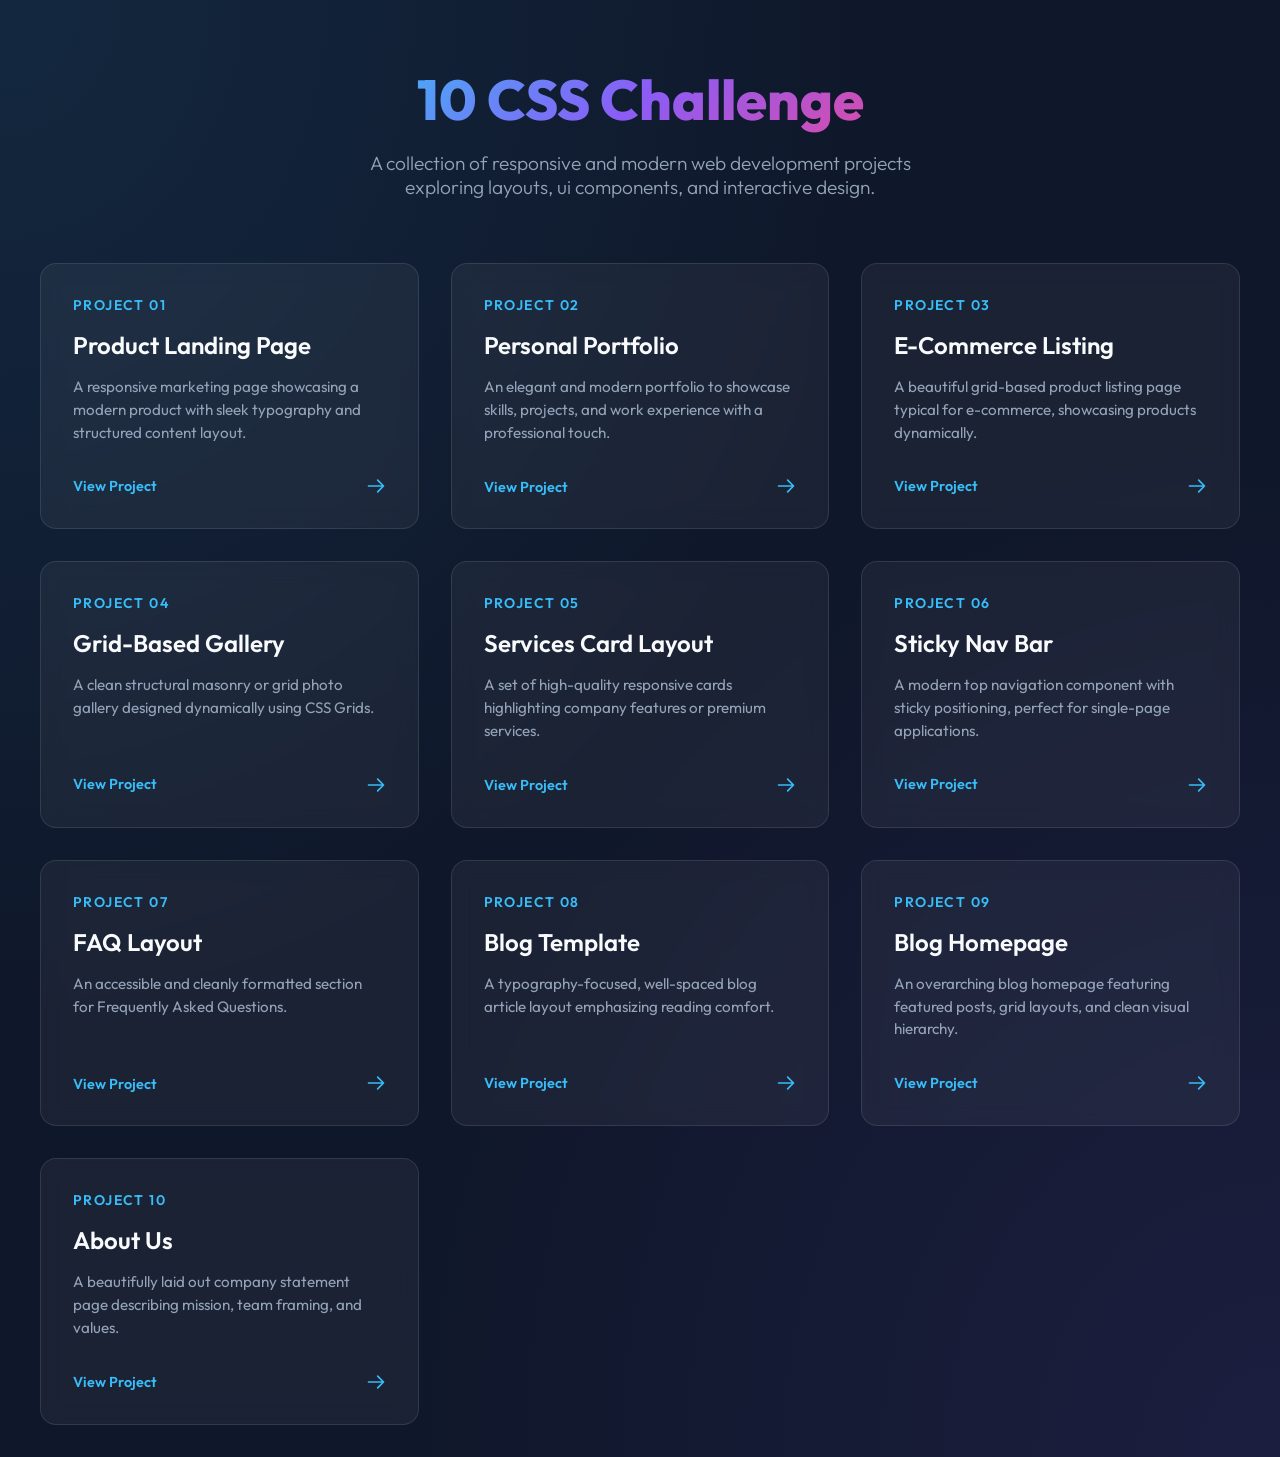
<file: index.html>
<!DOCTYPE html>
<html lang="en">
<head>
    <meta charset="UTF-8">
    <meta name="viewport" content="width=device-width, initial-scale=1.0">
    <title>10 CSS Projects Dashboard</title>
    <link href="https://fonts.googleapis.com/css2?family=Outfit:wght@300;400;600;800&display=swap" rel="stylesheet">
    <style>
        :root {
            --bg-color: #0f172a;
            --card-bg: rgba(255, 255, 255, 0.05);
            --card-border: rgba(255, 255, 255, 0.1);
            --text: #f8fafc;
            --accent: #38bdf8;
            --accent-hover: #0ea5e9;
        }

        * {
            margin: 0;
            padding: 0;
            box-sizing: border-box;
        }

        body {
            font-family: 'Outfit', sans-serif;
            background: var(--bg-color);
            background-image: 
                radial-gradient(at 0% 0%, rgba(56, 189, 248, 0.1) 0px, transparent 50%),
                radial-gradient(at 100% 100%, rgba(139, 92, 246, 0.1) 0px, transparent 50%);
            color: var(--text);
            min-height: 100vh;
            padding: 2rem;
            display: flex;
            flex-direction: column;
            align-items: center;
        }

        .header {
            text-align: center;
            margin-bottom: 4rem;
            margin-top: 2rem;
        }

        h1 {
            font-size: 3.5rem;
            font-weight: 800;
            background: linear-gradient(135deg, #38bdf8, #8b5cf6, #ec4899);
            -webkit-background-clip: text;
            -webkit-text-fill-color: transparent;
            margin-bottom: 1rem;
        }

        .header p {
            font-size: 1.2rem;
            color: #94a3b8;
            font-weight: 300;
            max-width: 600px;
            margin: 0 auto;
        }

        .grid {
            display: grid;
            grid-template-columns: repeat(auto-fit, minmax(320px, 1fr));
            gap: 2rem;
            width: 100%;
            max-width: 1200px;
        }

        .card {
            background: var(--card-bg);
            border: 1px solid var(--card-border);
            border-radius: 1rem;
            padding: 2rem;
            text-decoration: none;
            color: var(--text);
            transition: all 0.4s cubic-bezier(0.175, 0.885, 0.32, 1.275);
            backdrop-filter: blur(10px);
            -webkit-backdrop-filter: blur(10px);
            display: flex;
            flex-direction: column;
            gap: 1rem;
            position: relative;
            overflow: hidden;
        }

        .card::before {
            content: '';
            position: absolute;
            top: 0;
            left: 0;
            width: 100%;
            height: 4px;
            background: linear-gradient(to right, #38bdf8, #8b5cf6);
            transform: scaleX(0);
            transform-origin: left;
            transition: transform 0.4s ease;
        }

        .card:hover {
            transform: translateY(-8px);
            background: rgba(255, 255, 255, 0.08);
            border-color: rgba(255, 255, 255, 0.2);
            box-shadow: 0 20px 40px rgba(0,0,0,0.3);
        }

        .card:hover::before {
            transform: scaleX(1);
        }

        .card-number {
            font-size: 0.875rem;
            font-weight: 600;
            color: var(--accent);
            letter-spacing: 0.1em;
            text-transform: uppercase;
        }

        .card h2 {
            font-size: 1.5rem;
            font-weight: 600;
        }

        .card p {
            color: #94a3b8;
            font-size: 0.95rem;
            line-height: 1.5;
            flex-grow: 1;
        }

        .card-footer {
            display: flex;
            align-items: center;
            justify-content: space-between;
            margin-top: 1rem;
            color: var(--accent);
            font-weight: 600;
            font-size: 0.9rem;
        }

        .card-footer svg {
            width: 20px;
            height: 20px;
            transition: transform 0.3s ease;
        }

        .card:hover .card-footer svg {
            transform: translateX(6px);
        }

        @media (max-width: 768px) {
            h1 { font-size: 2.5rem; }
            .grid { gap: 1.5rem; }
            body { padding: 1.5rem; }
        }
    </style>
</head>
<body>

    <div class="header">
        <h1>10 CSS Challenge</h1>
        <p>A collection of responsive and modern web development projects exploring layouts, ui components, and interactive design.</p>
    </div>

    <div class="grid">
        <a href="product landing page/landing_page.html" class="card">
            <div class="card-number">Project 01</div>
            <h2>Product Landing Page</h2>
            <p>A responsive marketing page showcasing a modern product with sleek typography and structured content layout.</p>
            <div class="card-footer">
                <span>View Project</span>
                <svg fill="none" stroke="currentColor" viewBox="0 0 24 24" xmlns="http://www.w3.org/2000/svg"><path stroke-linecap="round" stroke-linejoin="round" stroke-width="2" d="M14 5l7 7m0 0l-7 7m7-7H3"></path></svg>
            </div>
        </a>

        <a href="portfolio website/portfolio.html" class="card">
            <div class="card-number">Project 02</div>
            <h2>Personal Portfolio</h2>
            <p>An elegant and modern portfolio to showcase skills, projects, and work experience with a professional touch.</p>
            <div class="card-footer">
                <span>View Project</span>
                <svg fill="none" stroke="currentColor" viewBox="0 0 24 24" xmlns="http://www.w3.org/2000/svg"><path stroke-linecap="round" stroke-linejoin="round" stroke-width="2" d="M14 5l7 7m0 0l-7 7m7-7H3"></path></svg>
            </div>
        </a>

        <a href="Basic E-commerce Product Listing/products.html" class="card">
            <div class="card-number">Project 03</div>
            <h2>E-Commerce Listing</h2>
            <p>A beautiful grid-based product listing page typical for e-commerce, showcasing products dynamically.</p>
            <div class="card-footer">
                <span>View Project</span>
                <svg fill="none" stroke="currentColor" viewBox="0 0 24 24" xmlns="http://www.w3.org/2000/svg"><path stroke-linecap="round" stroke-linejoin="round" stroke-width="2" d="M14 5l7 7m0 0l-7 7m7-7H3"></path></svg>
            </div>
        </a>

        <a href="Simple Grid-Based Gallery/gallery.html" class="card">
            <div class="card-number">Project 04</div>
            <h2>Grid-Based Gallery</h2>
            <p>A clean structural masonry or grid photo gallery designed dynamically using CSS Grids.</p>
            <div class="card-footer">
                <span>View Project</span>
                <svg fill="none" stroke="currentColor" viewBox="0 0 24 24" xmlns="http://www.w3.org/2000/svg"><path stroke-linecap="round" stroke-linejoin="round" stroke-width="2" d="M14 5l7 7m0 0l-7 7m7-7H3"></path></svg>
            </div>
        </a>

        <a href="Responsive Card Layout for Services/services.html" class="card">
            <div class="card-number">Project 05</div>
            <h2>Services Card Layout</h2>
            <p>A set of high-quality responsive cards highlighting company features or premium services.</p>
            <div class="card-footer">
                <span>View Project</span>
                <svg fill="none" stroke="currentColor" viewBox="0 0 24 24" xmlns="http://www.w3.org/2000/svg"><path stroke-linecap="round" stroke-linejoin="round" stroke-width="2" d="M14 5l7 7m0 0l-7 7m7-7H3"></path></svg>
            </div>
        </a>

        <a href="Sticky Navigation Bar/nav_bar.html" class="card">
            <div class="card-number">Project 06</div>
            <h2>Sticky Nav Bar</h2>
            <p>A modern top navigation component with sticky positioning, perfect for single-page applications.</p>
            <div class="card-footer">
                <span>View Project</span>
                <svg fill="none" stroke="currentColor" viewBox="0 0 24 24" xmlns="http://www.w3.org/2000/svg"><path stroke-linecap="round" stroke-linejoin="round" stroke-width="2" d="M14 5l7 7m0 0l-7 7m7-7H3"></path></svg>
            </div>
        </a>

        <a href="FAQ Section/faq.html" class="card">
            <div class="card-number">Project 07</div>
            <h2>FAQ Layout</h2>
            <p>An accessible and cleanly formatted section for Frequently Asked Questions.</p>
            <div class="card-footer">
                <span>View Project</span>
                <svg fill="none" stroke="currentColor" viewBox="0 0 24 24" xmlns="http://www.w3.org/2000/svg"><path stroke-linecap="round" stroke-linejoin="round" stroke-width="2" d="M14 5l7 7m0 0l-7 7m7-7H3"></path></svg>
            </div>
        </a>

        <a href="blog post template/blog_post.html" class="card">
            <div class="card-number">Project 08</div>
            <h2>Blog Template</h2>
            <p>A typography-focused, well-spaced blog article layout emphasizing reading comfort.</p>
            <div class="card-footer">
                <span>View Project</span>
                <svg fill="none" stroke="currentColor" viewBox="0 0 24 24" xmlns="http://www.w3.org/2000/svg"><path stroke-linecap="round" stroke-linejoin="round" stroke-width="2" d="M14 5l7 7m0 0l-7 7m7-7H3"></path></svg>
            </div>
        </a>

        <a href="Basic Blog Homepage/blogHome.html" class="card">
            <div class="card-number">Project 09</div>
            <h2>Blog Homepage</h2>
            <p>An overarching blog homepage featuring featured posts, grid layouts, and clean visual hierarchy.</p>
            <div class="card-footer">
                <span>View Project</span>
                <svg fill="none" stroke="currentColor" viewBox="0 0 24 24" xmlns="http://www.w3.org/2000/svg"><path stroke-linecap="round" stroke-linejoin="round" stroke-width="2" d="M14 5l7 7m0 0l-7 7m7-7H3"></path></svg>
            </div>
        </a>

        <a href="About Us/aboutus.html" class="card">
            <div class="card-number">Project 10</div>
            <h2>About Us</h2>
            <p>A beautifully laid out company statement page describing mission, team framing, and values.</p>
            <div class="card-footer">
                <span>View Project</span>
                <svg fill="none" stroke="currentColor" viewBox="0 0 24 24" xmlns="http://www.w3.org/2000/svg"><path stroke-linecap="round" stroke-linejoin="round" stroke-width="2" d="M14 5l7 7m0 0l-7 7m7-7H3"></path></svg>
            </div>
        </a>

    </div>

</body>
</html>
</file>
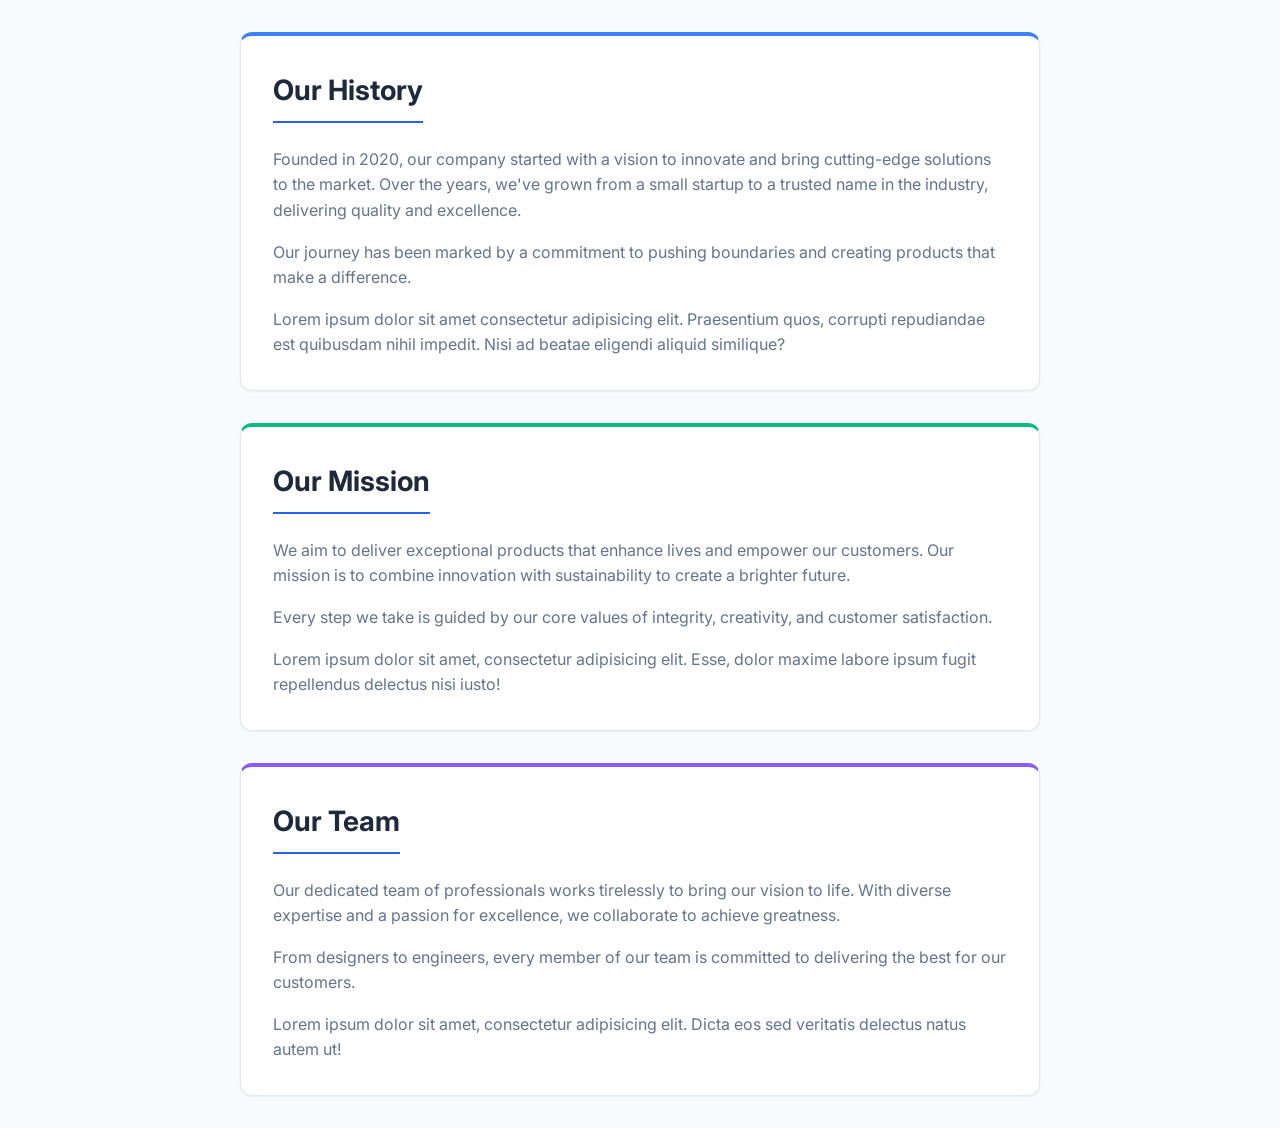
<file: About Us/aboutus.html>
<!DOCTYPE html>
<html lang="en">
<head>
    <meta charset="UTF-8">
    <meta name="viewport" content="width=device-width, initial-scale=1.0">
    <title>About Us</title>
    <link href="https://fonts.googleapis.com/css2?family=Inter:wght@400;600;700&display=swap" rel="stylesheet">
    <link rel="stylesheet" href="about.css">
</head>
<body>
    <main>
        <section id="history" class="card fade-in">
            <div class="heading">
                <h1>Our History</h1>
            </div>
            <p>Founded in 2020, our company started with a vision to innovate and bring cutting-edge solutions to the market. Over the years, we've grown from a small startup to a trusted name in the industry, delivering quality and excellence.</p>
            <p>Our journey has been marked by a commitment to pushing boundaries and creating products that make a difference.</p>
            <p>Lorem ipsum dolor sit amet consectetur adipisicing elit. Praesentium quos, corrupti repudiandae est quibusdam nihil impedit. Nisi ad beatae eligendi aliquid similique?</p>
        </section>
        <section id="mission" class="card fade-in" style="animation-delay: 0.1s;">
            <div class="heading">
                <h1>Our Mission</h1>
            </div>
            <p>We aim to deliver exceptional products that enhance lives and empower our customers. Our mission is to combine innovation with sustainability to create a brighter future.</p>
            <p>Every step we take is guided by our core values of integrity, creativity, and customer satisfaction.</p>
            <p>Lorem ipsum dolor sit amet, consectetur adipisicing elit. Esse, dolor maxime labore ipsum fugit repellendus delectus nisi iusto!</p>
        </section>
        <section id="team" class="card fade-in" style="animation-delay: 0.2s;">
            <div class="heading">
                <h1>Our Team</h1>
            </div>
            <p>Our dedicated team of professionals works tirelessly to bring our vision to life. With diverse expertise and a passion for excellence, we collaborate to achieve greatness.</p>
            <p>From designers to engineers, every member of our team is committed to delivering the best for our customers.</p>
            <p>Lorem ipsum dolor sit amet, consectetur adipisicing elit. Dicta eos sed veritatis delectus natus autem ut!</p>
        </section>
    </main>
</body>
</html>
</file>
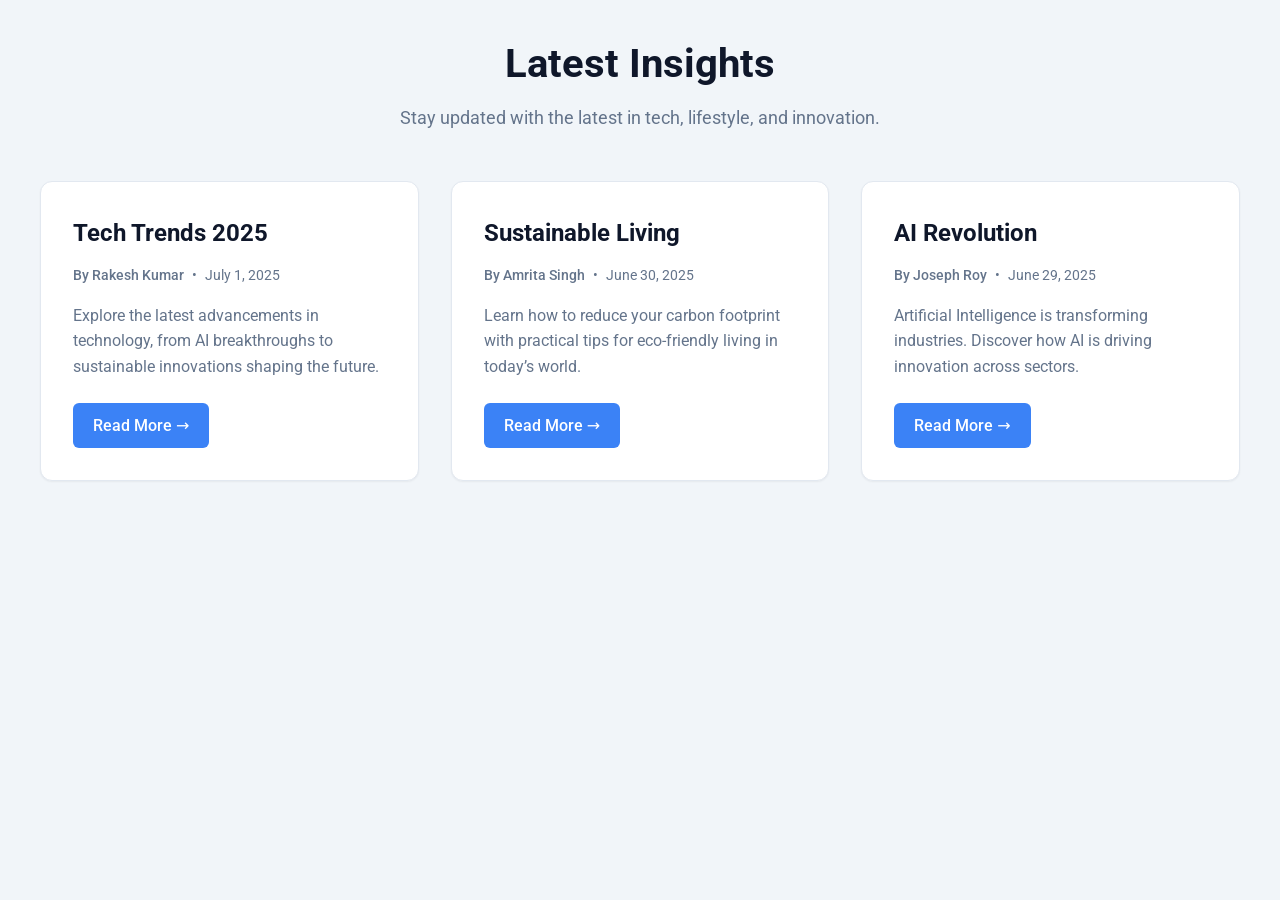
<file: Basic Blog Homepage/blogHome.html>
<!DOCTYPE html>
<html lang="en">
<head>
    <meta charset="UTF-8">
    <meta name="viewport" content="width=device-width, initial-scale=1.0">
    <title>Blog Homepage</title>
    <link href="https://fonts.googleapis.com/css2?family=Roboto:wght@400;500;700&display=swap" rel="stylesheet">
    <link rel="stylesheet" href="bloghome.css">
</head>
<body>
    <header class="site-header">
        <h1>Latest Insights</h1>
        <p>Stay updated with the latest in tech, lifestyle, and innovation.</p>
    </header>
    <main>
        <div class="articles-grid">
            <article class="post-card">
                <h2>Tech Trends 2025</h2>
                <div class="meta">
                    <span class="author">By Rakesh Kumar</span> &bull; 
                    <time datetime="2025-07-01">July 1, 2025</time>
                </div>
                <p class="excerpt">Explore the latest advancements in technology, from AI breakthroughs to sustainable innovations shaping the future.</p>
                <a href="/post1" class="read-more">Read More &rarr;</a>
            </article>
            <article class="post-card">
                <h2>Sustainable Living</h2>
                <div class="meta">
                    <span class="author">By Amrita Singh</span> &bull; 
                    <time datetime="2025-06-30">June 30, 2025</time>
                </div>
                <p class="excerpt">Learn how to reduce your carbon footprint with practical tips for eco-friendly living in today’s world.</p>
                <a href="/post2" class="read-more">Read More &rarr;</a>
            </article>
            <article class="post-card">
                <h2>AI Revolution</h2>
                <div class="meta">
                    <span class="author">By Joseph Roy</span> &bull; 
                    <time datetime="2025-06-29">June 29, 2025</time>
                </div>
                <p class="excerpt">Artificial Intelligence is transforming industries. Discover how AI is driving innovation across sectors.</p>
                <a href="/post3" class="read-more">Read More &rarr;</a>
            </article>
        </div>
    </main>
</body>
</html>
</file>
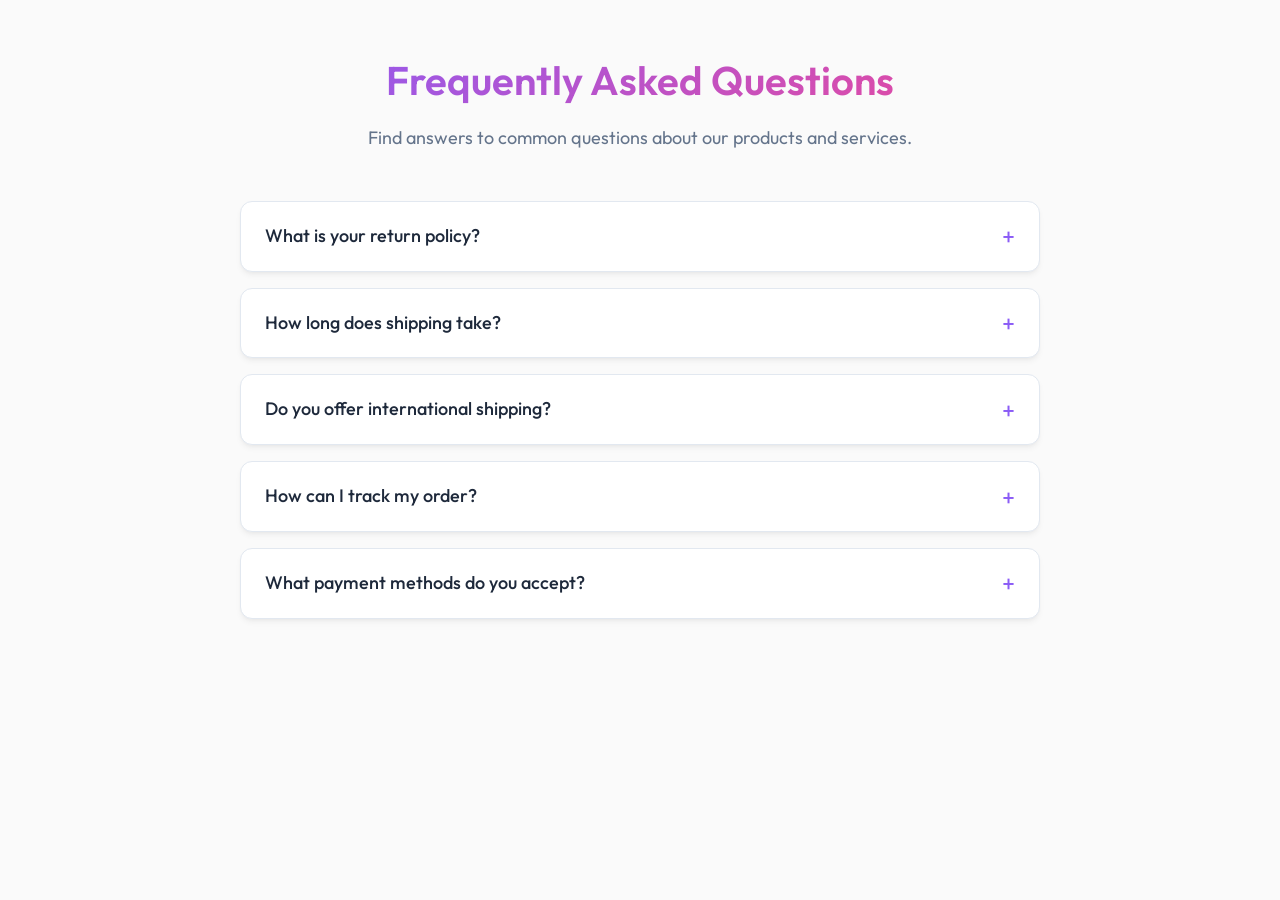
<file: FAQ Section/faq.html>
<!DOCTYPE html>
<html lang="en">
<head>
    <meta charset="UTF-8">
    <meta name="viewport" content="width=device-width, initial-scale=1.0">
    <title>FAQ Section</title>
    <link href="https://fonts.googleapis.com/css2?family=Outfit:wght@400;500;600&display=swap" rel="stylesheet">
    <link rel="stylesheet" href="faq.css">
</head>
<body>
    <main class="faq-container">
        <header class="faq-header">
            <h1>Frequently Asked Questions</h1>
            <p>Find answers to common questions about our products and services.</p>
        </header>
        
        <section class="faq-list">
            <details class="faq-item" name="faq-accordion">
                <summary>What is your return policy?</summary>
                <div class="faq-content">
                    <p>We offer a 30-day return policy for unused items in their original packaging with a receipt. Refunds are processed within 5-7 business days after we receive the returned item.</p>
                </div>
            </details>
            
            <details class="faq-item" name="faq-accordion">
                <summary>How long does shipping take?</summary>
                <div class="faq-content">
                    <p>Shipping typically takes 3-5 business days for domestic orders and 7-14 days for international. Expedited shipping options are available at checkout.</p>
                </div>
            </details>
            
            <details class="faq-item" name="faq-accordion">
                <summary>Do you offer international shipping?</summary>
                <div class="faq-content">
                    <p>Yes, we ship to most countries worldwide. Contact us for specific shipping rates or check our shipping calculator during checkout.</p>
                </div>
            </details>
            
            <details class="faq-item" name="faq-accordion">
                <summary>How can I track my order?</summary>
                <div class="faq-content">
                    <p>You will receive a tracking number via email once your order has shipped. You can also track your order status directly from your account dashboard.</p>
                </div>
            </details>
            
            <details class="faq-item" name="faq-accordion">
                <summary>What payment methods do you accept?</summary>
                <div class="faq-content">
                    <p>We accept credit cards (Visa, MasterCard, Amex), PayPal, Apple Pay, Google Pay, and select digital wallets for secure transactions.</p>
                </div>
            </details>
        </section>
    </main>
</body>
</html>
</file>
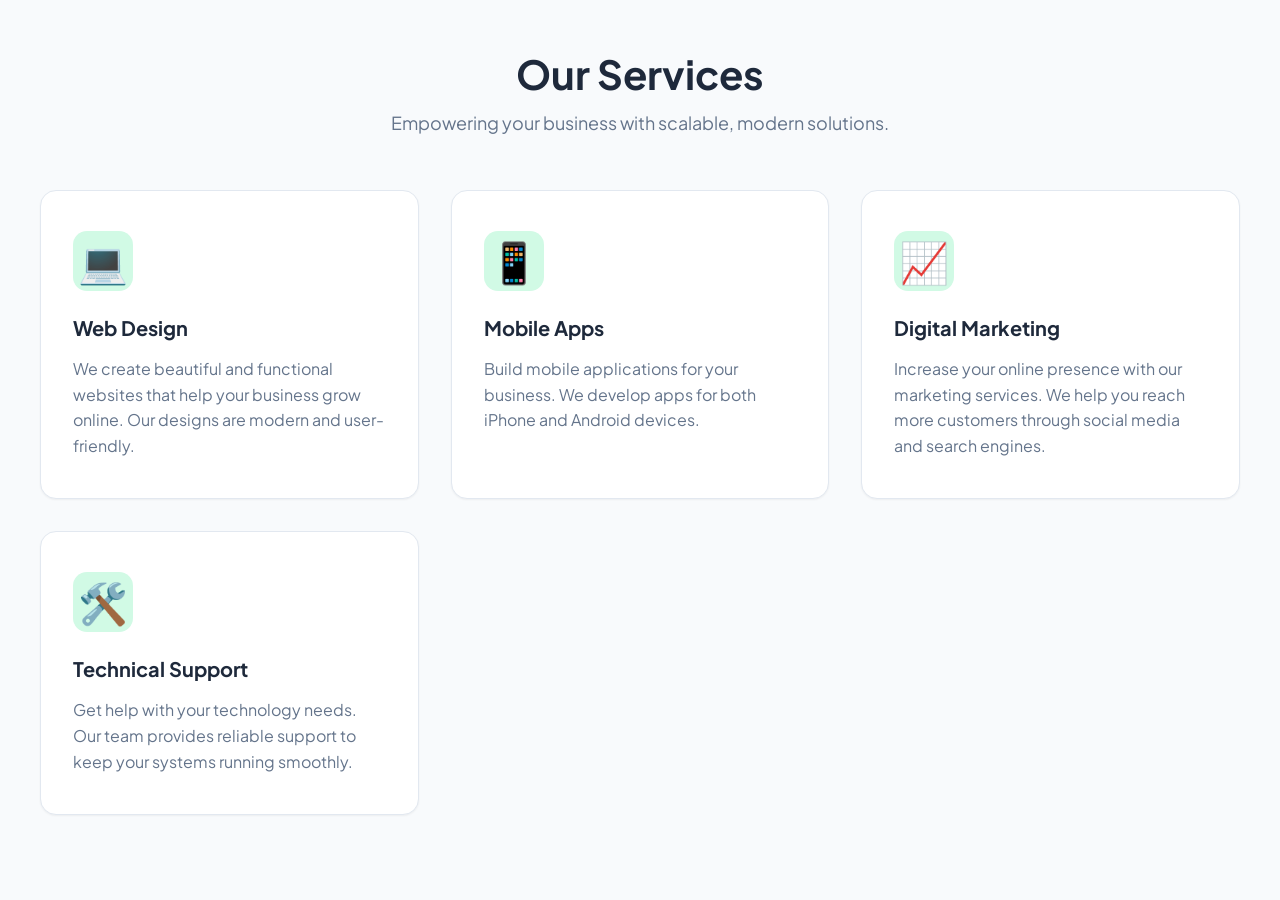
<file: Responsive Card Layout for Services/services.html>
<!DOCTYPE html>
<html lang="en">
<head>
    <meta charset="UTF-8">
    <meta name="viewport" content="width=device-width, initial-scale=1.0">
    <title>Our Services</title>
    <link href="https://fonts.googleapis.com/css2?family=Plus+Jakarta+Sans:wght@400;500;700&display=swap" rel="stylesheet">
    <link rel="stylesheet" href="service.css">
</head>
<body>
    <div class="container">
        <header class="section-header">
            <h1>Our Services</h1>
            <p>Empowering your business with scalable, modern solutions.</p>
        </header>
        
        <div class="services-grid">
            <article class="service-card">
                <div class="icon">💻</div>
                <h3>Web Design</h3>
                <p>We create beautiful and functional websites that help your business grow online. Our designs are modern and user-friendly.</p>
            </article>

            <article class="service-card">
                <div class="icon">📱</div>
                <h3>Mobile Apps</h3>
                <p>Build mobile applications for your business. We develop apps for both iPhone and Android devices.</p>
            </article>

            <article class="service-card">
                <div class="icon">📈</div>
                <h3>Digital Marketing</h3>
                <p>Increase your online presence with our marketing services. We help you reach more customers through social media and search engines.</p>
            </article>

            <article class="service-card">
                <div class="icon">🛠️</div>
                <h3>Technical Support</h3>
                <p>Get help with your technology needs. Our team provides reliable support to keep your systems running smoothly.</p>
            </article>
        </div>
    </div>
</body>
</html>
</file>
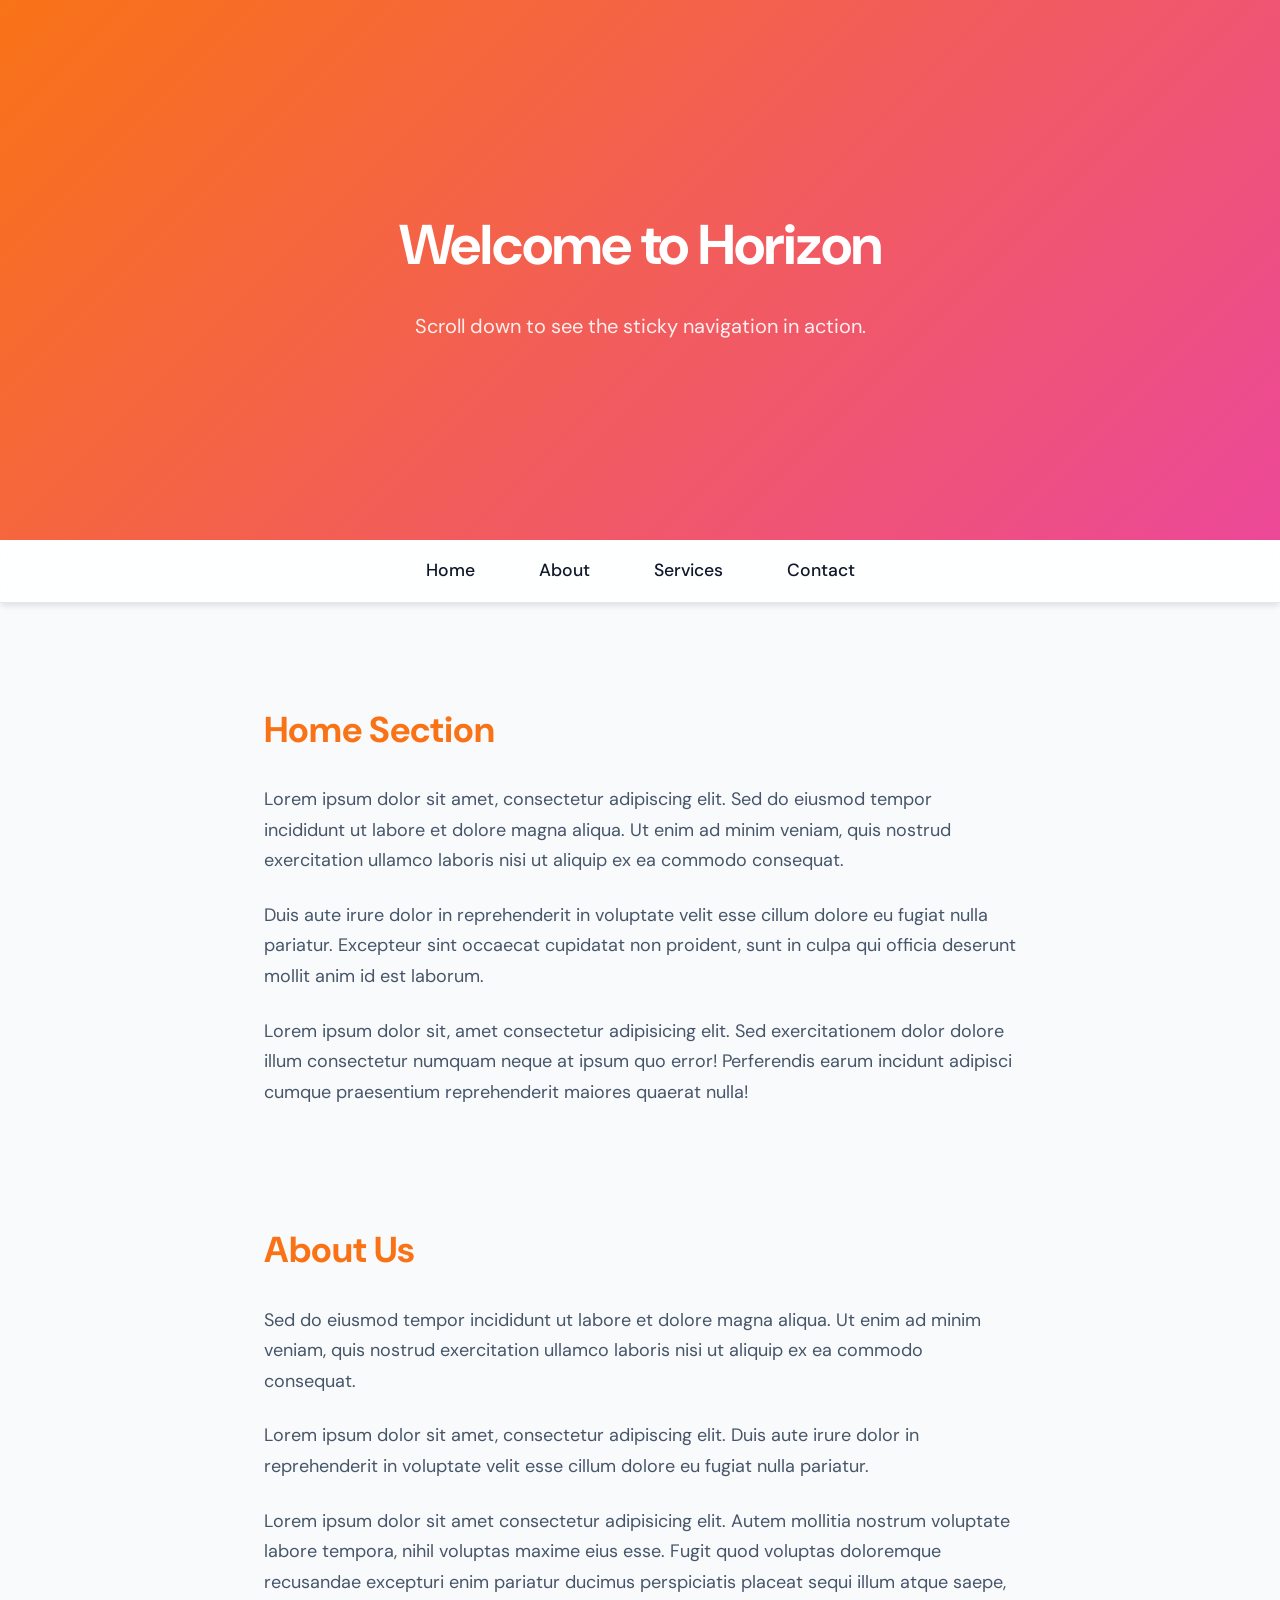
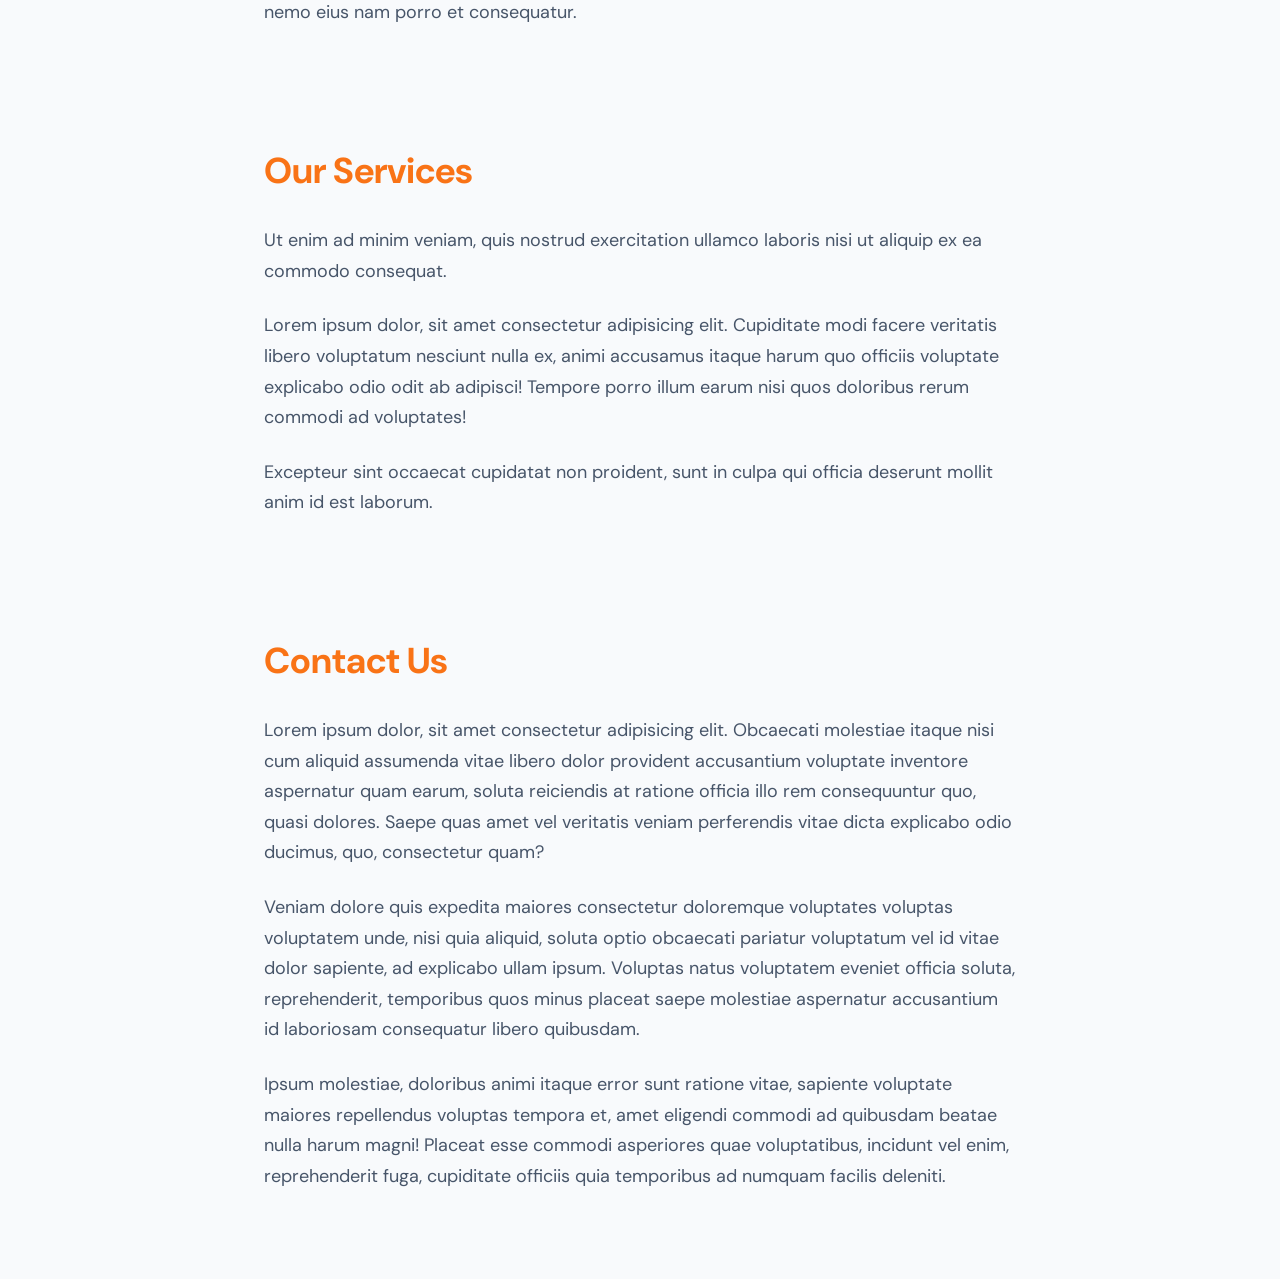
<file: Sticky Navigation Bar/nav_bar.html>
<!DOCTYPE html>
<html lang="en">
<head>
    <meta charset="UTF-8">
    <meta name="viewport" content="width=device-width, initial-scale=1.0">
    <title>Sticky Navigation</title>
    <link href="https://fonts.googleapis.com/css2?family=DM+Sans:wght@400;500;700&display=swap" rel="stylesheet">
    <link rel="stylesheet" href="nav.css">
</head>
<body>
    <header class="hero">
        <h1>Welcome to Horizon</h1>
        <p>Scroll down to see the sticky navigation in action.</p>
    </header>

    <nav class="sticky-nav">
        <ul>
            <li><a href="#home">Home</a></li>
            <li><a href="#about">About</a></li>
            <li><a href="#services">Services</a></li>
            <li><a href="#contact">Contact</a></li>
        </ul>
    </nav>
    
    <main class="main-content">
        <section id="home" class="content-section">
            <h2>Home Section</h2>
            <p>Lorem ipsum dolor sit amet, consectetur adipiscing elit. Sed do eiusmod tempor incididunt ut labore et dolore magna aliqua. Ut enim ad minim veniam, quis nostrud exercitation ullamco laboris nisi ut aliquip ex ea commodo consequat.</p>
            <p>Duis aute irure dolor in reprehenderit in voluptate velit esse cillum dolore eu fugiat nulla pariatur. Excepteur sint occaecat cupidatat non proident, sunt in culpa qui officia deserunt mollit anim id est laborum.</p>
            <p>Lorem ipsum dolor sit, amet consectetur adipisicing elit. Sed exercitationem dolor dolore illum consectetur numquam neque at ipsum quo error! Perferendis earum incidunt adipisci cumque praesentium reprehenderit maiores quaerat nulla!</p>
        </section>
        
        <section id="about" class="content-section">
            <h2>About Us</h2>
            <p>Sed do eiusmod tempor incididunt ut labore et dolore magna aliqua. Ut enim ad minim veniam, quis nostrud exercitation ullamco laboris nisi ut aliquip ex ea commodo consequat.</p>
            <p>Lorem ipsum dolor sit amet, consectetur adipiscing elit. Duis aute irure dolor in reprehenderit in voluptate velit esse cillum dolore eu fugiat nulla pariatur.</p>
            <p>Lorem ipsum dolor sit amet consectetur adipisicing elit. Autem mollitia nostrum voluptate labore tempora, nihil voluptas maxime eius esse. Fugit quod voluptas doloremque recusandae excepturi enim pariatur ducimus perspiciatis placeat sequi illum atque saepe, nemo eius nam porro et consequatur.</p>
        </section>

        <section id="services" class="content-section">
            <h2>Our Services</h2>
            <p>Ut enim ad minim veniam, quis nostrud exercitation ullamco laboris nisi ut aliquip ex ea commodo consequat.</p>
            <p>Lorem ipsum dolor, sit amet consectetur adipisicing elit. Cupiditate modi facere veritatis libero voluptatum nesciunt nulla ex, animi accusamus itaque harum quo officiis voluptate explicabo odio odit ab adipisci! Tempore porro illum earum nisi quos doloribus rerum commodi ad voluptates!</p>
            <p>Excepteur sint occaecat cupidatat non proident, sunt in culpa qui officia deserunt mollit anim id est laborum.</p>
        </section>
        
        <section id="contact" class="content-section">
            <h2>Contact Us</h2>
            <p>Lorem ipsum dolor, sit amet consectetur adipisicing elit. Obcaecati molestiae itaque nisi cum aliquid assumenda vitae libero dolor provident accusantium voluptate inventore aspernatur quam earum, soluta reiciendis at ratione officia illo rem consequuntur quo, quasi dolores. Saepe quas amet vel veritatis veniam perferendis vitae dicta explicabo odio ducimus, quo, consectetur quam?</p>
            <p>Veniam dolore quis expedita maiores consectetur doloremque voluptates voluptas voluptatem unde, nisi quia aliquid, soluta optio obcaecati pariatur voluptatum vel id vitae dolor sapiente, ad explicabo ullam ipsum. Voluptas natus voluptatem eveniet officia soluta, reprehenderit, temporibus quos minus placeat saepe molestiae aspernatur accusantium id laboriosam consequatur libero quibusdam.</p>
            <p>Ipsum molestiae, doloribus animi itaque error sunt ratione vitae, sapiente voluptate maiores repellendus voluptas tempora et, amet eligendi commodi ad quibusdam beatae nulla harum magni! Placeat esse commodi asperiores quae voluptatibus, incidunt vel enim, reprehenderit fuga, cupiditate officiis quia temporibus ad numquam facilis deleniti.</p>
        </section>
    </main>
</body>
</html>
</file>
<file: About Us/about.css>
:root {
    --primary-color: #2563eb;
    --bg-color: #f8fafc;
    --card-bg: #ffffff;
    --text-color: #1e293b;
    --text-muted: #64748b;
    --border-color: #e2e8f0;
    --shadow-sm: 0 1px 2px 0 rgb(0 0 0 / 0.05);
    --shadow-md: 0 4px 6px -1px rgb(0 0 0 / 0.1), 0 2px 4px -2px rgb(0 0 0 / 0.1);
    --shadow-lg: 0 10px 15px -3px rgb(0 0 0 / 0.1), 0 4px 6px -4px rgb(0 0 0 / 0.1);
    --radius: 0.75rem;
}

@media (prefers-color-scheme: dark) {
    :root {
        --bg-color: #0f172a;
        --card-bg: #1e293b;
        --text-color: #f8fafc;
        --text-muted: #94a3b8;
        --border-color: #334155;
    }
}

* {
    box-sizing: border-box;
    margin: 0;
    padding: 0;
}

body {
    font-family: 'Inter', system-ui, -apple-system, sans-serif;
    background-color: var(--bg-color);
    color: var(--text-color);
    line-height: 1.6;
    padding: 2rem 1rem;
    transition: background-color 0.3s, color 0.3s;
}

main {
    max-width: 800px;
    margin: 0 auto;
    display: flex;
    flex-direction: column;
    gap: 2rem;
}

.card {
    background-color: var(--card-bg);
    border: 1px solid var(--border-color);
    border-radius: var(--radius);
    padding: 2rem;
    box-shadow: var(--shadow-sm);
    transition: transform 0.2s, box-shadow 0.2s;
}

.card:hover {
    transform: translateY(-2px);
    box-shadow: var(--shadow-md);
}

.heading {
    margin-bottom: 1.5rem;
    border-bottom: 2px solid var(--primary-color);
    display: inline-block;
    padding-bottom: 0.5rem;
}

section h1 {
    font-size: 1.75rem;
    font-weight: 700;
    color: var(--text-color);
}

section p {
    font-size: 1rem;
    color: var(--text-muted);
    margin-bottom: 1rem;
}

section p:last-child {
    margin-bottom: 0;
}

/* Specific section accents */
#history { border-top: 4px solid #3b82f6; }
#mission { border-top: 4px solid #10b981; }
#team { border-top: 4px solid #8b5cf6; }

/* Animations */
@keyframes fadeInData {
    from { opacity: 0; transform: translateY(10px); }
    to { opacity: 1; transform: translateY(0); }
}

.fade-in {
    opacity: 0;
    animation: fadeInData 0.6s ease-out forwards;
}

/* Responsive */
@media (max-width: 768px) {
    main {
        gap: 1.5rem;
    }
    
    .card {
        padding: 1.5rem;
    }

    section h1 {
        font-size: 1.5rem;
    }
}

@media (max-width: 480px) {
    body {
        padding: 1rem 0.5rem;
    }

    .card {
        padding: 1.25rem;
        border-radius: 0.5rem;
    }

    section h1 {
        font-size: 1.25rem;
    }

    section p {
        font-size: 0.95rem;
    }
}
</file>
<file: Basic Blog Homepage/bloghome.css>
:root {
    --primary-color: #3b82f6;
    --primary-hover: #2563eb;
    --bg-color: #f1f5f9;
    --card-bg: #ffffff;
    --text-color: #0f172a;
    --text-muted: #64748b;
    --border-color: #e2e8f0;
    --shadow-sm: 0 1px 2px 0 rgb(0 0 0 / 0.05);
    --shadow-md: 0 4px 6px -1px rgb(0 0 0 / 0.1), 0 2px 4px -2px rgb(0 0 0 / 0.1);
    --shadow-lg: 0 10px 15px -3px rgb(0 0 0 / 0.1), 0 4px 6px -4px rgb(0 0 0 / 0.1);
    --radius: 12px;
}

@media (prefers-color-scheme: dark) {
    :root {
        --bg-color: #0f172a;
        --card-bg: #1e293b;
        --text-color: #f8fafc;
        --text-muted: #94a3b8;
        --border-color: #334155;
    }
}

* {
    margin: 0;
    padding: 0;
    box-sizing: border-box;
}

body {
    font-family: 'Roboto', system-ui, -apple-system, sans-serif;
    background-color: var(--bg-color);
    color: var(--text-color);
    line-height: 1.6;
    padding: 2rem 1rem;
    transition: background-color 0.3s, color 0.3s;
}

.site-header {
    text-align: center;
    max-width: 800px;
    margin: 0 auto 3rem auto;
}

.site-header h1 {
    font-size: 2.5rem;
    font-weight: 700;
    color: var(--text-color);
    margin-bottom: 0.5rem;
}

.site-header p {
    font-size: 1.125rem;
    color: var(--text-muted);
}

main {
    max-width: 1200px;
    margin: 0 auto;
}

.articles-grid {
    display: grid;
    grid-template-columns: repeat(auto-fit, minmax(300px, 1fr));
    gap: 2rem;
}

.post-card {
    background-color: var(--card-bg);
    border: 1px solid var(--border-color);
    border-radius: var(--radius);
    padding: 2rem;
    display: flex;
    flex-direction: column;
    box-shadow: var(--shadow-sm);
    transition: transform 0.2s ease, box-shadow 0.2s ease;
}

.post-card:hover {
    transform: translateY(-4px);
    box-shadow: var(--shadow-lg);
}

.post-card h2 {
    font-size: 1.5rem;
    font-weight: 700;
    margin-bottom: 0.75rem;
    color: var(--text-color);
}

.meta {
    font-size: 0.875rem;
    color: var(--text-muted);
    margin-bottom: 1rem;
    display: flex;
    gap: 0.5rem;
    align-items: center;
}

.author {
    font-weight: 500;
}

.excerpt {
    font-size: 1rem;
    color: var(--text-muted);
    margin-bottom: 1.5rem;
    flex-grow: 1;
}

.read-more {
    display: inline-flex;
    align-items: center;
    padding: 0.6rem 1.25rem;
    background-color: var(--primary-color);
    color: #ffffff;
    text-decoration: none;
    font-weight: 500;
    border-radius: 6px;
    transition: background-color 0.2s ease;
    align-self: flex-start;
}

.read-more:hover {
    background-color: var(--primary-hover);
}

@media (max-width: 768px) {
    body {
        padding: 1.5rem 1rem;
    }

    .site-header {
        margin-bottom: 2rem;
    }

    .site-header h1 {
        font-size: 2rem;
    }

    .articles-grid {
        gap: 1.5rem;
    }

    .post-card {
        padding: 1.5rem;
    }
}

@media (max-width: 480px) {
    .site-header h1 {
        font-size: 1.75rem;
    }
    
    .post-card h2 {
        font-size: 1.25rem;
    }

    .meta, .excerpt {
        font-size: 0.875rem;
    }
}
</file>
<file: FAQ Section/faq.css>
:root {
    --bg-color: #fafafa;
    --text-color: #1e293b;
    --text-muted: #64748b;
    --primary: #8b5cf6;
    --item-bg: #ffffff;
    --item-border: #e2e8f0;
    --item-hover: #f8fafc;
    --shadow: 0 4px 6px -1px rgb(0 0 0 / 0.05), 0 2px 4px -2px rgb(0 0 0 / 0.05);
    --radius: 12px;
}

@media (prefers-color-scheme: dark) {
    :root {
        --bg-color: #0f172a;
        --text-color: #f1f5f9;
        --text-muted: #94a3b8;
        --primary: #a78bfa;
        --item-bg: #1e293b;
        --item-border: #334155;
        --item-hover: #2dd4bf1a;
    }
}

* {
    margin: 0;
    padding: 0;
    box-sizing: border-box;
}

body {
    font-family: 'Outfit', sans-serif;
    background-color: var(--bg-color);
    color: var(--text-color);
    line-height: 1.6;
    padding: 3rem 1.5rem;
    transition: background-color 0.3s, color 0.3s;
}

.faq-container {
    max-width: 800px;
    margin: 0 auto;
}

.faq-header {
    text-align: center;
    margin-bottom: 3rem;
}

.faq-header h1 {
    font-size: 2.5rem;
    font-weight: 600;
    margin-bottom: 0.75rem;
    background: linear-gradient(135deg, var(--primary), #ec4899);
    -webkit-background-clip: text;
    background-clip: text;
    -webkit-text-fill-color: transparent;
}

.faq-header p {
    color: var(--text-muted);
    font-size: 1.125rem;
}

.faq-list {
    display: flex;
    flex-direction: column;
    gap: 1rem;
}

.faq-item {
    background-color: var(--item-bg);
    border: 1px solid var(--item-border);
    border-radius: var(--radius);
    overflow: hidden;
    box-shadow: var(--shadow);
    transition: all 0.3s ease;
}

.faq-item:hover {
    border-color: var(--primary);
}

.faq-item summary {
    padding: 1.25rem 1.5rem;
    font-size: 1.125rem;
    font-weight: 500;
    cursor: pointer;
    list-style: none; /* Hide default arrow */
    position: relative;
    display: flex;
    align-items: center;
    justify-content: space-between;
    color: var(--text-color);
    transition: background-color 0.2s;
}

.faq-item summary::-webkit-details-marker {
    display: none;
}

/* Custom Plus Icon using pseudo-elements */
.faq-item summary::after {
    content: '+';
    font-size: 1.5rem;
    font-weight: 400;
    transition: transform 0.3s ease, color 0.3s;
    color: var(--primary);
    line-height: 1;
}

.faq-item[open] summary::after {
    content: '−'; /* Minus sign */
    transform: rotate(180deg);
}

.faq-item[open] summary {
    border-bottom: 1px solid var(--item-border);
    background-color: var(--item-hover);
}

.faq-content {
    padding: 1.5rem;
    color: var(--text-muted);
    font-size: 1rem;
    
    /* Animation for expanding */
    animation: fadeSlideDown 0.3s ease-out forwards;
}

@keyframes fadeSlideDown {
    from {
        opacity: 0;
        transform: translateY(-10px);
    }
    to {
        opacity: 1;
        transform: translateY(0);
    }
}

@media (max-width: 768px) {
    .faq-header h1 {
        font-size: 2rem;
    }
    
    .faq-item summary {
        padding: 1rem 1.25rem;
        font-size: 1rem;
    }
    
    .faq-content {
        padding: 1.25rem;
        font-size: 0.95rem;
    }
}

@media (max-width: 480px) {
    body {
        padding: 2rem 1rem;
    }
    
    .faq-header {
        margin-bottom: 2rem;
    }
    
    .faq-header h1 {
        font-size: 1.75rem;
    }
}
</file>
<file: Responsive Card Layout for Services/service.css>
:root {
    --bg-color: #f8fafc;
    --card-bg: #ffffff;
    --text-main: #1e293b;
    --text-muted: #64748b;
    --primary: #10b981;
    --primary-light: #d1fae5;
    --border: #e2e8f0;
    --shadow-sm: 0 1px 2px 0 rgb(0 0 0 / 0.05);
    --shadow-md: 0 4px 6px -1px rgb(0 0 0 / 0.1), 0 2px 4px -2px rgb(0 0 0 / 0.1);
    --shadow-lg: 0 10px 15px -3px rgb(0 0 0 / 0.1), 0 4px 6px -4px rgb(0 0 0 / 0.1);
    --radius: 16px;
}

@media (prefers-color-scheme: dark) {
    :root {
        --bg-color: #0f172a;
        --card-bg: #1e293b;
        --text-main: #f8fafc;
        --text-muted: #94a3b8;
        --primary: #34d399;
        --primary-light: #064e3b;
        --border: #334155;
    }
}

* {
    margin: 0;
    padding: 0;
    box-sizing: border-box;
}

body {
    font-family: 'Plus Jakarta Sans', sans-serif;
    background-color: var(--bg-color);
    color: var(--text-main);
    padding: 3rem 1.5rem;
    transition: background-color 0.3s, color 0.3s;
}

.container {
    max-width: 1200px;
    margin: 0 auto;
}

.section-header {
    text-align: center;
    margin-bottom: 3.5rem;
}

.section-header h1 {
    font-size: 2.5rem;
    font-weight: 700;
    margin-bottom: 0.75rem;
    color: var(--text-main);
}

.section-header p {
    font-size: 1.125rem;
    color: var(--text-muted);
}

.services-grid {
    display: grid;
    grid-template-columns: repeat(auto-fit, minmax(280px, 1fr));
    gap: 2rem;
}

.service-card {
    background-color: var(--card-bg);
    border: 1px solid var(--border);
    border-radius: var(--radius);
    padding: 2.5rem 2rem;
    box-shadow: var(--shadow-sm);
    transition: all 0.3s cubic-bezier(0.4, 0, 0.2, 1);
    display: flex;
    flex-direction: column;
    align-items: flex-start;
}

.service-card:hover {
    transform: translateY(-8px);
    box-shadow: var(--shadow-lg);
    border-color: var(--primary);
}

.icon {
    font-size: 2.5rem;
    margin-bottom: 1.5rem;
    background-color: var(--primary-light);
    color: var(--primary);
    width: 60px;
    height: 60px;
    display: flex;
    align-items: center;
    justify-content: center;
    border-radius: 14px;
    transition: transform 0.3s ease;
}

.service-card:hover .icon {
    transform: scale(1.1);
}

h3 {
    color: var(--text-main);
    font-size: 1.25rem;
    font-weight: 700;
    margin-bottom: 1rem;
}

.service-card p {
    font-size: 1rem;
    line-height: 1.6;
    color: var(--text-muted);
}

@media (max-width: 768px) {
    .section-header {
        margin-bottom: 2.5rem;
    }

    .section-header h1 {
        font-size: 2rem;
    }

    .services-grid {
        gap: 1.5rem;
        grid-template-columns: repeat(auto-fit, minmax(250px, 1fr));
    }

    .service-card {
        padding: 2rem 1.5rem;
    }
}

@media (max-width: 480px) {
    body {
        padding: 2rem 1rem;
    }

    .section-header h1 {
        font-size: 1.75rem;
    }

    .icon {
        font-size: 2rem;
        width: 50px;
        height: 50px;
    }
    
    .services-grid {
        grid-template-columns: 1fr;
    }
}
</file>
<file: Sticky Navigation Bar/nav.css>
:root {
    --bg-color: #f8fafc;
    --text-main: #0f172a;
    --text-muted: #475569;
    --primary: #f97316; /* Orange to keep original brand feel */
    --primary-hover: #ea580c;
    --nav-bg: rgba(255, 255, 255, 0.85);
    --border: #e2e8f0;
    --shadow: 0 4px 6px -1px rgb(0 0 0 / 0.1);
}

@media (prefers-color-scheme: dark) {
    :root {
        --bg-color: #0f172a;
        --text-main: #f8fafc;
        --text-muted: #cbd5e1;
        --nav-bg: rgba(15, 23, 42, 0.85);
        --border: #334155;
    }
}

* {
    margin: 0;
    padding: 0;
    box-sizing: border-box;
}

html {
    scroll-behavior: smooth;
    scroll-padding-top: 80px; /* Important for sticky nav anchor links */
}

body {
    font-family: 'DM Sans', sans-serif;
    background-color: var(--bg-color);
    color: var(--text-main);
    line-height: 1.7;
    transition: background-color 0.3s, color 0.3s;
}

.hero {
    height: 60vh;
    display: flex;
    flex-direction: column;
    align-items: center;
    justify-content: center;
    background: linear-gradient(135deg, var(--primary), #ec4899);
    color: white;
    text-align: center;
    padding: 0 2rem;
}

.hero h1 {
    font-size: 3.5rem;
    font-weight: 700;
    margin-bottom: 1rem;
    letter-spacing: -0.02em;
}

.hero p {
    font-size: 1.25rem;
    opacity: 0.9;
}

.sticky-nav {
    position: sticky;
    top: 0;
    background-color: var(--nav-bg);
    backdrop-filter: blur(12px);
    -webkit-backdrop-filter: blur(12px);
    border-bottom: 1px solid var(--border);
    padding: 1rem 0;
    z-index: 1000;
    box-shadow: var(--shadow);
    transition: background-color 0.3s;
}

.sticky-nav ul {
    list-style: none;
    display: flex;
    justify-content: center;
    gap: 2rem;
    max-width: 1000px;
    margin: 0 auto;
    padding: 0 1.5rem;
}

.sticky-nav a {
    text-decoration: none;
    color: var(--text-main);
    font-weight: 500;
    font-size: 1.1rem;
    padding: 0.5rem 1rem;
    border-radius: 8px;
    transition: all 0.2s ease;
}

.sticky-nav a:hover, .sticky-nav a:focus {
    background-color: var(--primary);
    color: white;
}

.main-content {
    max-width: 800px;
    margin: 0 auto;
    padding: 4rem 1.5rem;
}

.content-section {
    margin-bottom: 5rem;
    padding-top: 2rem;
}

.content-section:last-child {
    margin-bottom: 0;
}

.content-section h2 {
    font-size: 2.25rem;
    font-weight: 700;
    margin-bottom: 1.5rem;
    color: var(--primary);
}

.content-section p {
    font-size: 1.125rem;
    margin-bottom: 1.5rem;
    color: var(--text-muted);
}

@media (max-width: 768px) {
    .hero h1 {
        font-size: 2.5rem;
    }
    
    .sticky-nav ul {
        gap: 1rem;
    }
    
    .sticky-nav a {
        font-size: 1rem;
        padding: 0.4rem 0.8rem;
    }
    
    .content-section h2 {
        font-size: 1.75rem;
    }
}

@media (max-width: 480px) {
    .hero h1 {
        font-size: 2rem;
    }
    
    .hero p {
        font-size: 1rem;
    }
    
    .sticky-nav ul {
        flex-wrap: wrap;
        gap: 0.5rem;
        justify-content: center;
    }
    
    .sticky-nav a {
        font-size: 0.9rem;
        padding: 0.3rem 0.6rem;
    }
    
    .main-content {
        padding: 2rem 1.5rem;
    }
    
    .content-section {
        margin-bottom: 3rem;
    }
}
</file>
